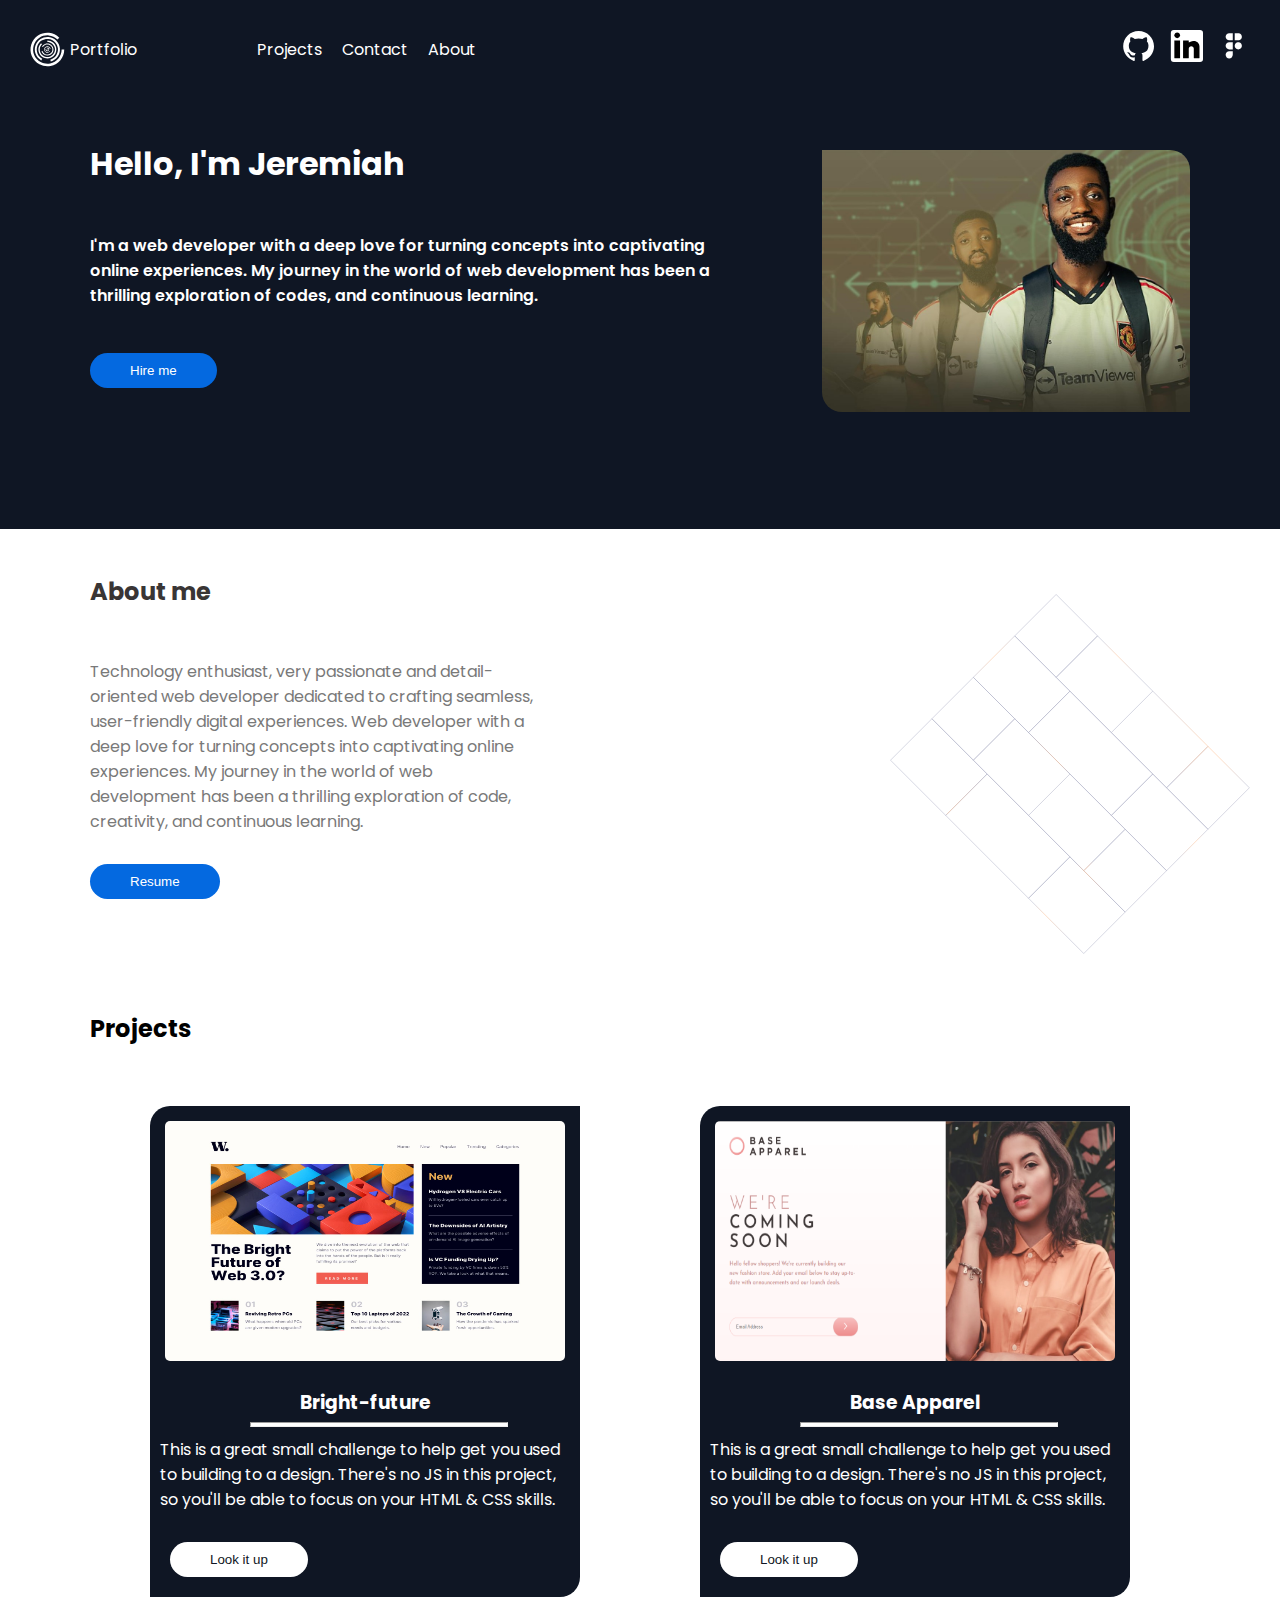
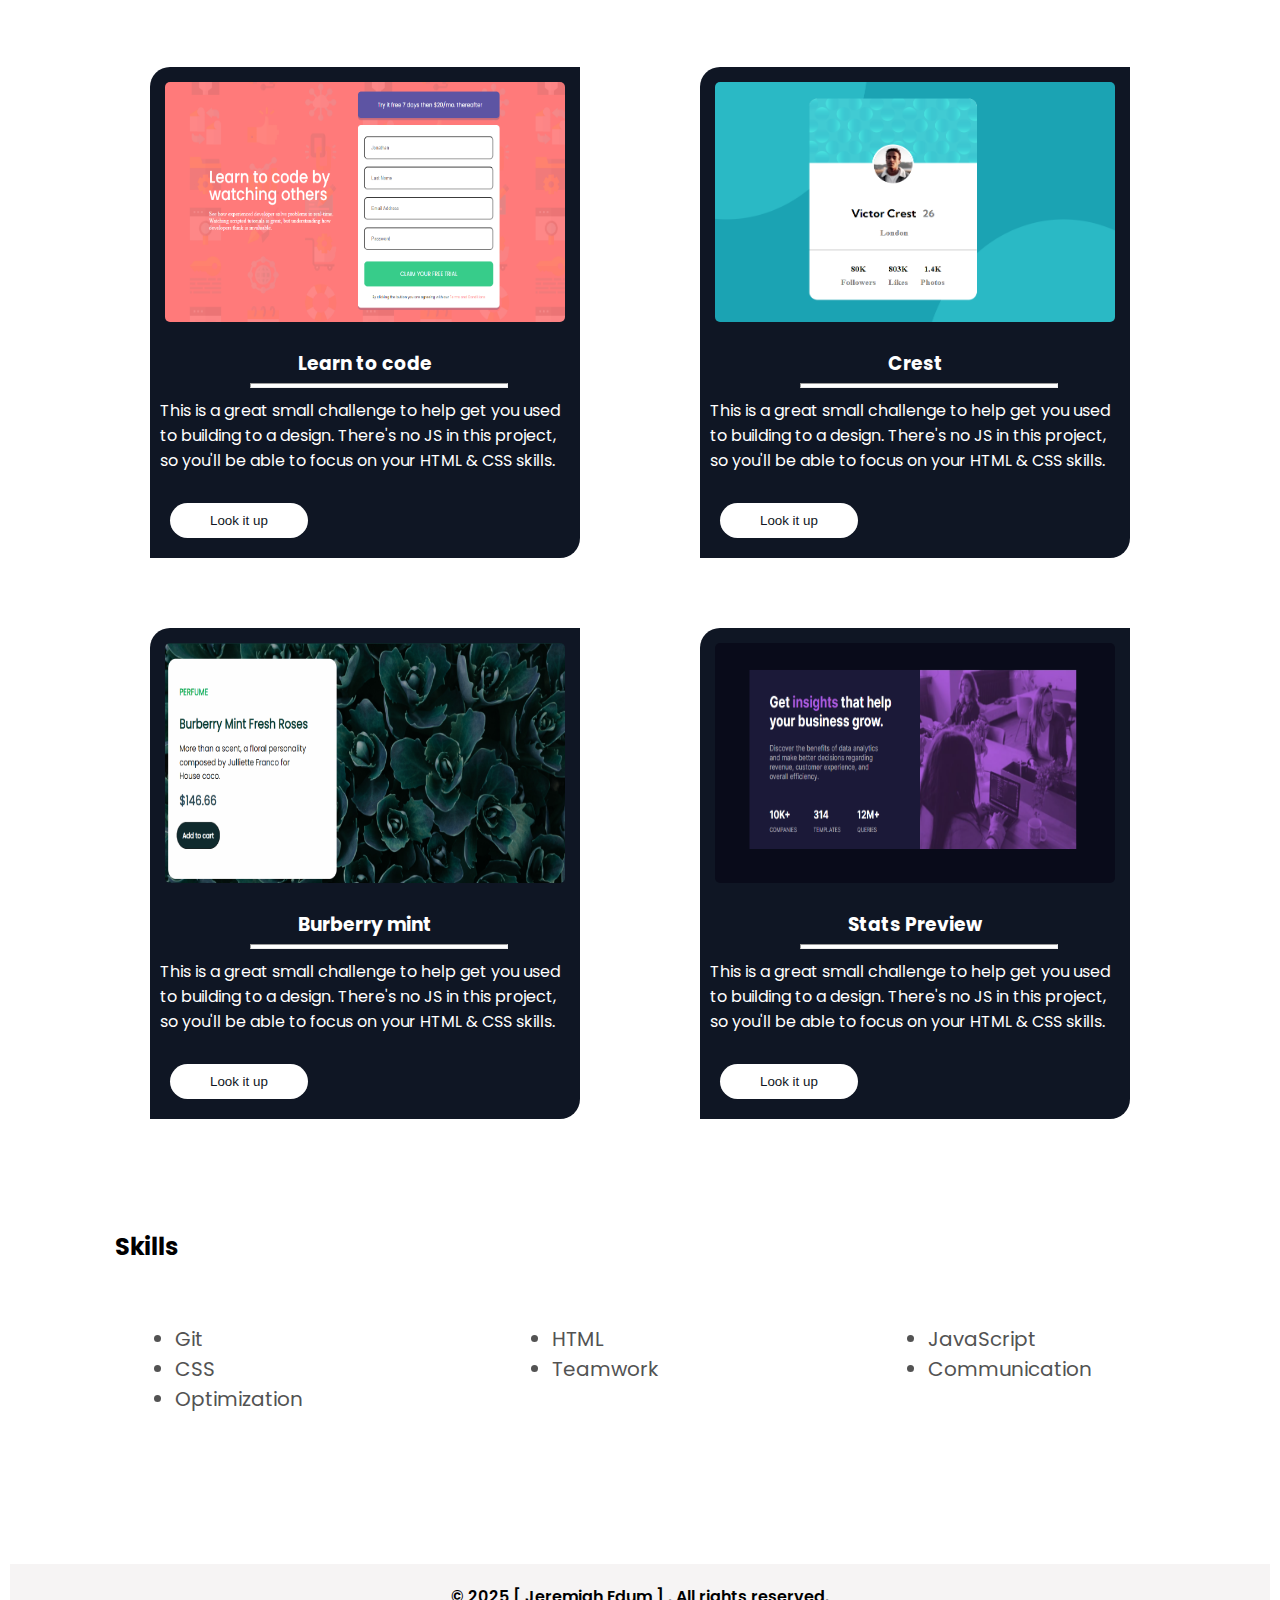
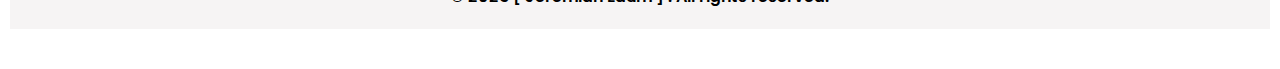
<file: index.html>
<!DOCTYPE html>
<html lang="en">
  <head>
    <meta charset="UTF-8" />
    <meta name="viewport" content="width=device-width, initial-scale=1.0" />
    <link rel="stylesheet" href="./styles/style.css" />
    <link
      href="https://fonts.googleapis.com/css2?family=Barlow+Semi+Condensed:ital,wght@0,600;1,500&family=Inter:wght@300;400;600;700;800&family=Josefin+Sans:ital,wght@0,300;0,600;1,400&family=Kumbh+Sans:wght@400;700&family=Lexend+Deca&family=Poppins:wght@400;500;600;700&family=Roboto:wght@400;700&display=swap"
      rel="stylesheet"
    />
    <title>My Portfolio</title>
  </head>
  <body>
    <!-- nav-section -->
    <nav class="nav-bar">
      <div class="nav-both">
        <div class="logo">
          <img src="./Assets/logo.svg" alt="logo" />
          <p>Portfolio</p>
        </div>

        <div class="nav-link">
          <ul class="nav-ul">
            <li><a href="#projects">Projects</a></li>
            <li><a href="mailto: jerrisneh@gmail.com">Contact</a></li>
            <li><a href="#about">About</a></li>
          </ul>
        </div>
      </div>

      <div class="tuggle">
        <div class="tuggle1">
          <img src="./Assets/icon-hamb.svg" alt="icon-hamb" class="menu-btn"/>
        </div>
        <div class="tuggle2">
          <ul>
            <li>
              <a href="#"
                ><img src="./Assets/mark-github-24.svg" alt="mark-github-24"
              /></a>
            </li>
            <li>
              <a href="#"><img src="./Assets/Linkedin.svg" alt="Linkedin" /></a>
            </li>
            <li>
              <a href="#"><img src="./Assets/Figma.svg" alt="Figma" /></a>
            </li>
          </ul>
        </div>
      </div>
    </nav>
    <!-- hero-section -->
    <section class="hero">
      <div class="top">
        <h1>Hello, I'm Jeremiah</h1>
        <p>
          I'm a web developer with a deep love for turning concepts into
          captivating online experiences. My journey in the world of web
          development has been a thrilling exploration of codes, and continuous
          learning.
        </p>
        <button>Hire me</button>
      </div>
      <div class="bott">
        <img src="./Assets/mypic.jpg" alt="mypic" />
      </div>
    </section>
    <section class="about" id="about">
      <div>
        <h2>About me</h2>
        <p>
          Technology enthusiast, very passionate and detail-oriented web
          developer dedicated to crafting seamless, user-friendly digital
          experiences. Web developer with a deep love for turning concepts into
          captivating online experiences. My journey in the world of web
          development has been a thrilling exploration of code, creativity, and
          continuous learning.
        </p>
        <button>Resume</button>
      </div>
      <div>
        <img src="./Assets/drawing.svg" alt="drawing" />
      </div>
    </section>
    <!-- project-section -->
    <section class="projects" id="projects">
      <h2>Projects</h2>
      <div class="card-row">
        <div class="cards">
          <img src="./Assets/Birght-future.jpg" alt="Birght-future" />
          <h3>Bright-future</h3>
          <hr />
          <p>
            This is a great small challenge to help get you used to building to
            a design. There's no JS in this project, so you'll be able to focus
            on your HTML & CSS skills.
          </p>
          <button class="btn">Look it up</button>
        </div>
        <div class="cards">
          <img src="./Assets/base-apparel.png" alt="base-apparel" />
          <h3>Base Apparel</h3>
          <hr />
          <p>
            This is a great small challenge to help get you used to building to
            a design. There's no JS in this project, so you'll be able to focus
            on your HTML & CSS skills.
          </p>
          <button class="btn">Look it up</button>
        </div>
      </div>
      <div class="card-row">
        <div class="cards">
          <img src="./Assets/learn-to-code.png" alt="learn-to-code" />
          <h3>Learn to code</h3>
          <hr />
          <p>
            This is a great small challenge to help get you used to building to
            a design. There's no JS in this project, so you'll be able to focus
            on your HTML & CSS skills.
          </p>
          <button class="btn">Look it up</button>
        </div>
        <div class="cards">
          <img src="./Assets/crest.png" alt="crest" />
          <h3>Crest</h3>
          <hr />
          <p>
            This is a great small challenge to help get you used to building to
            a design. There's no JS in this project, so you'll be able to focus
            on your HTML & CSS skills.
          </p>
          <button class="btn">Look it up</button>
        </div>
      </div>
      <div class="card-row">
        <div class="cards">
          <img src="./Assets/Perfume.png" alt="Perfume" />
          <h3>Burberry mint</h3>
          <hr />
          <p>
            This is a great small challenge to help get you used to building to
            a design. There's no JS in this project, so you'll be able to focus
            on your HTML & CSS skills.
          </p>
          <button class="btn">Look it up</button>
        </div>
        <div class="cards">
          <img src="./Assets/Get-insights.png" alt="Get-insights" />
          <h3>Stats Preview</h3>
          <hr />
          <p>
            This is a great small challenge to help get you used to building to
            a design. There's no JS in this project, so you'll be able to focus
            on your HTML & CSS skills.
          </p>
          <button class="btn">Look it up</button>
        </div>
      </div>
    </section>
    <!-- skills-sections -->
    <section class="skills">
      <h2>Skills</h2>
      <div class="skills-grid">
        <ul>
          <li>Git</li>
          <li>HTML</li>
          <li>JavaScript</li>
          <li>CSS</li>
          <li>Teamwork</li>
          <li>Communication</li>
          <li>Optimization</li>
        </ul>
      </div>
    </section>
    <footer>
      <p>&copy; 2025 [ Jeremiah Edum ] . All rights reserved.</p>
    </footer>
  </body>
</html>
</file>
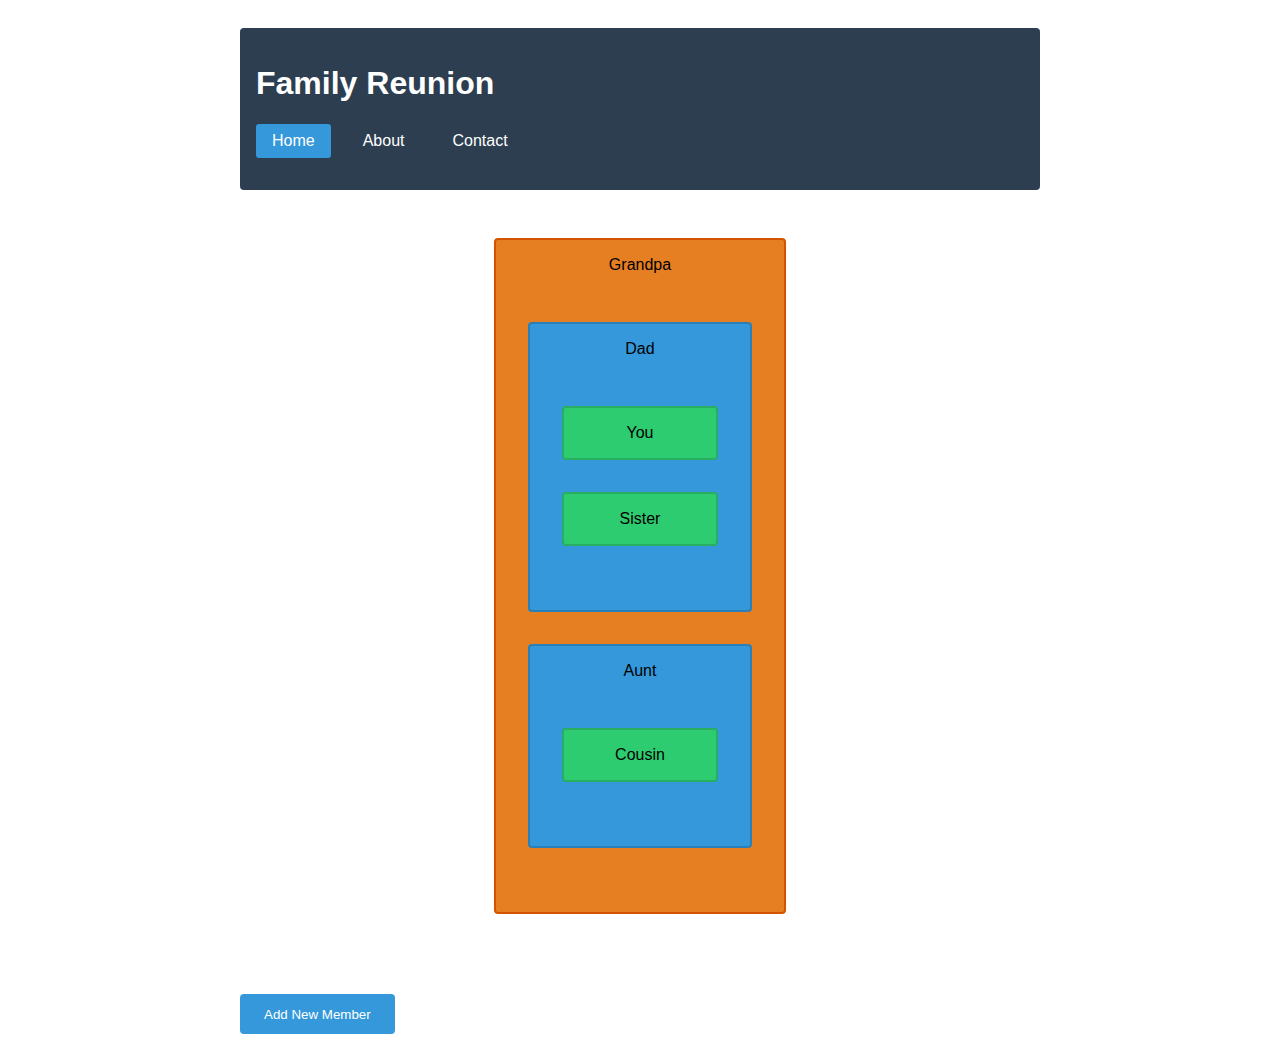
<file: Pictures/Dcode/index.html>
<!DOCTYPE html>
<html lang="en">
<head>
  <meta charset="UTF-8">
  <meta name="viewport" content="width=device-width, initial-scale=1.0">
  <title>Task1</title>
  <link rel="stylesheet" href="styles.css">
</head>
<body>
  <div id="family-tree" class="container">
    <header class="main-header">
      <h1 id="title">Family Reunion</h1>
      <nav>
        <ul class="nav-links">
          <li class="nav-item active">Home</li>
          <li class="nav-item">About</li>
          <li class="nav-item">Contact</li>
        </ul>
      </nav>
    </header>
    
    <main class="content">
      <div class="branch" data-generation="oldest">
        <div class="member elder" data-name="grandpa">
          Grandpa
          <div class="branch" data-generation="middle">
            <div class="member adult" data-name="dad">
              Dad
              <div class="branch" data-generation="young">
                <div class="member child" data-name="you">
                    You
                </div>
                <div class="member child" data-name="sister">
                    Sister
                </div>
              </div>
            </div>
            <div class="member adult" data-name="aunt">
              Aunt
              <div class="branch" data-generation="young">
                <div class="member child" data-name="cousin">
                    Cousin
                </div>
              </div>
            </div>
          </div>
        </div>
      </div>
    </main>
    
    <button id="add-member">Add New Member</button>
  </div>
  <script src="/index.js"></script>
</body>
</html>
</file>
<file: styles/style.css>
*{
    padding: 0;
    margin: 0;
    box-sizing: border-box;
}
body{
    font-family: "Poppins";
}
/* nav-section */
.nav-bar{
    display: flex;
    justify-content: space-between;
    align-items: center;
    padding: 10px;
    position: fixed;
    top: 0;
    z-index: 999;
    width: 100%;
    background-color: #0F1624;
    
}
.logo{
    display: flex;
    align-items: center;
    gap: 5px;
}
.logo p{
    color: #fff;
    font-weight: 400;
}
.logo img{
    width: 35px;
}

.nav-link ul{
    display: none;
}
.nav-ul.active{
    display:flex;
}
.tuggle2{
    display: none;
}
@media screen and (min-width:768px){
.tuggle ul{
    display: flex;
    gap: 15px;
    list-style: none;
    }
.tuggle1{
    display: none;
}
.tuggle2{
    display: flex;
}
}
@media screen and (min-width:1023px){
    .nav-bar{
        padding: 30px;
    }
    .nav-link ul{
        display: flex;
        list-style: none;
        gap: 20px;
    }
    .nav-link a{
        text-decoration: none;
        color: #fff;
    }
    .nav-both{
        display: flex;
        justify-content: center;
        align-items: center;
        gap: 120px;
    }
}

/* hero-section */
.hero{
    background-color: #0F1624;
    padding: 25px;
    margin-top: 20px;
}
.hero h1{
    color: #FFFFFF;
    font-weight: 700;
    margin: 30px 0;
}
.hero p{
    color: #fff;
    font-weight: 600;
    margin: 30px 0;
}
.hero img{
    width: 100%;
    border-top-right-radius: 20px;
    border-bottom-left-radius: 20px;
}
button{
    background-color: #0469E0;
    color: #FFFFFF;
    border: none;
    padding: 10px 40px;
    border-radius: 40px;
    cursor: pointer;
}
.top{
    margin-bottom: 30px;
}

@media screen and (min-width:1023px){
.hero{
    display: flex;
    gap: 10%;
    padding: 90px 90px 70px;
}
.hero h1,.hero p{
    padding-bottom: 15px;
}
.hero img{
    width: 100%;
    border-top-right-radius: 20px;
    border-bottom-left-radius: 20px;
    margin: 40px 0 40px;
    justify-content: center;
}
}

/* about-section */
.about{
    background-color: #FFFFFF;;
    padding: 25px;
}
.about img{
    width: 100%;
    height: 400px;
    padding-top: 40px;
    padding-right: 0;
}
.about h2{
    color:#393535;
    margin: 20px 0;
}
.about p{
    color: #797979;
    padding: 30px 0;
}
@media screen and (min-width:768px){
    .about{
        display: grid;
        grid-template-columns: repeat(2, 1fr);
        background-color: #FFFFFF;;
        gap: 10%;
        padding-right: 0;
    }
}
@media screen and (min-width:1023px){
    .about{
        padding-left: 90px;
        gap: 25%;
    }
}
/* project-section */
.projects{
 padding: 25px;
 background-color: #fff;
}
.projects h2{
    padding: 10px;
}
.card-row{
    margin: 80px 0;
    display: grid;
    grid-template-columns: repeat(1, 1fr);
    gap: 5%;
}
.btn{
    color: #0F1624;
    background-color: #FFFFFF;
    margin: 20px;
}
.cards {
    border-top-left-radius: 20px;
    border-bottom-right-radius: 20px;
    background-color: #0F1624;
    color: #FFFFFF;
    margin: 10px;
}
.cards img{
    width: 100%;
    border-radius: 20px;
    padding: 15px;
    align-items: center;
}
.cards h3{
    padding: 5px;
    text-align: center;
}
hr{
    width: 70%;
    align-self: center;
    align-items: center;
    align-content: center;
    justify-content: center;
    position: relative;
    left: 40px;
    height: 5px;
    background-color: white;
}
.cards p{
    margin: 10px;
}

@media screen and (min-width:768px){
hr{
    left: 90px;
}
.card-row{
    margin: 150px 0;
}
}
@media screen and (min-width:1023px){
.projects{
    padding: 0 90px;
}
    .projects h2{
        padding:25px 0;
    }
    
    .card-row{
    padding: 25px 50px 25px;
    display: grid;
    grid-template-columns: repeat(2, 1fr);
    gap: 10%;
    margin: 0;
}
.cards img{
   height: 270px;
}
hr{
    width: 60%;
    align-self: center;
    align-items: center;
    align-content: center;
    justify-content: center;
    position: relative;
    left: 100px;
    height: 5px;
    background-color: white;
}
}
/* skills-section */
.skills{
    margin: 25px;
}
.skills-grid ul {
    font-size: 20px;
    font-weight: 400;
    color: #535353;
    margin: 25px;
    
}
@media screen and (min-width:768px){
    .skills-grid ul{
        display: grid;
        grid-template-columns: repeat(2, 1fr);
        gap:0 20px;
    }
}
@media screen and (min-width:1023px){
    .skills{
        padding: 50px 90px;
    }
    .skills-grid ul{
        display: grid;
        grid-template-columns: repeat(3, 1fr);
        margin: 60px;
        gap: 0 200px;
    }
}
/* footer section */
footer{
    background-color: #F6F4F4;
    padding: 20px 0px;
    margin: 40px 10px;
    text-align: center;
    font-weight: 600;
}
/* finshed */
</file>
<file: Pictures/Dcode/styles.css>
/* Family Tree Base Styles */
        .container {
            font-family: Arial, sans-serif;
            max-width: 800px;
            margin: 0 auto;
            padding: 20px;
        }

        .main-header {
            background: #2c3e50;
            color: white;
            padding: 1rem;
            border-radius: 4px;
            margin-bottom: 2rem;
        }

        .nav-links {
            list-style: none;
            padding: 0;
            display: flex;
            gap: 1rem;
        }

        .nav-item {
            cursor: pointer;
            padding: 0.5rem 1rem;
            border-radius: 3px;
            transition: background 0.3s ease;
        }

        .nav-item.active {
            background: #3498db;
        }

        /* Family Tree Structure */
        .branch {
            display: flex;
            flex-direction: column;
            align-items: center;
            position: relative;
            margin: 2rem 0;
        }

        .member {
            background: #ecf0f1;
            border: 2px solid #bdc3c7;
            padding: 1rem;
            margin: 1rem;
            border-radius: 4px;
            position: relative;
            transition: all 0.3s ease;
            min-width: 120px;
            text-align: center;
        }

        .member::after {
            content: '';
            position: absolute;
            background: #95a5a6;
        }

        .branch[data-generation="oldest"] .member {
            background: #e67e22;
            border-color: #d35400;
        }

        .branch[data-generation="middle"] .member {
            background: #3498db;
            border-color: #2980b9;
        }

        .branch[data-generation="young"] .member {
            background: #2ecc71;
            border-color: #27ae60;
        }

        /* Relationship connectors */
        .branch>.member::after {
            height: 2px;
            bottom: -20px;
            left: 50%;
            right: 50%;
        }

        .branch>.branch::before {
            content: '';
            position: absolute;
            top: -20px;
            height: 20px;
            width: 2px;
            background: #95a5a6;
        }

        .highlight {
            transform: scale(1.1);
            box-shadow: 0 0 8px rgba(241, 196, 15, 0.5);
            border-color: #f1c40f !important;
        }

        .family-member {
            cursor: pointer;
            position: relative;
        }

        #add-member {
            background: #3498db;
            color: white;
            border: none;
            padding: 0.8rem 1.5rem;
            border-radius: 4px;
            cursor: pointer;
            margin-top: 2rem;
            transition: background 0.3s ease;
        }

        #add-member:hover {
            background: #2980b9;
        }
</file>
